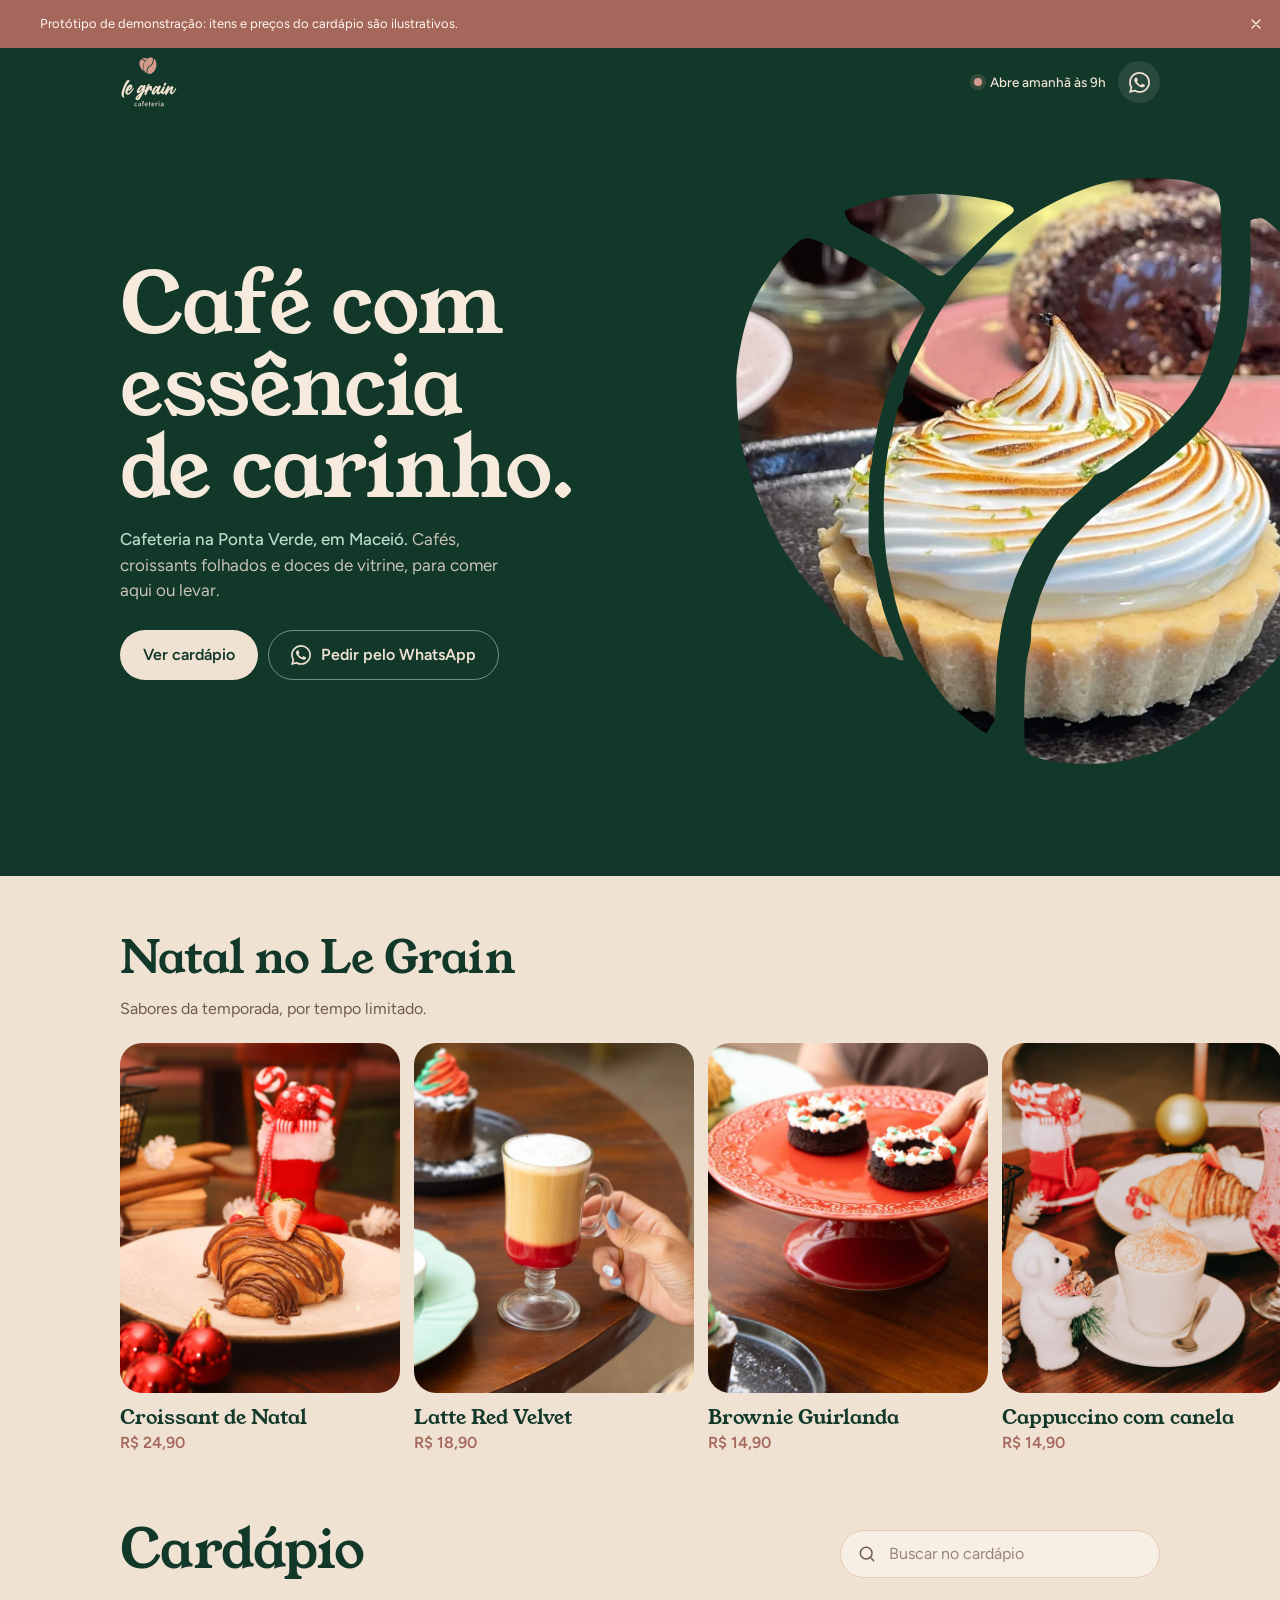
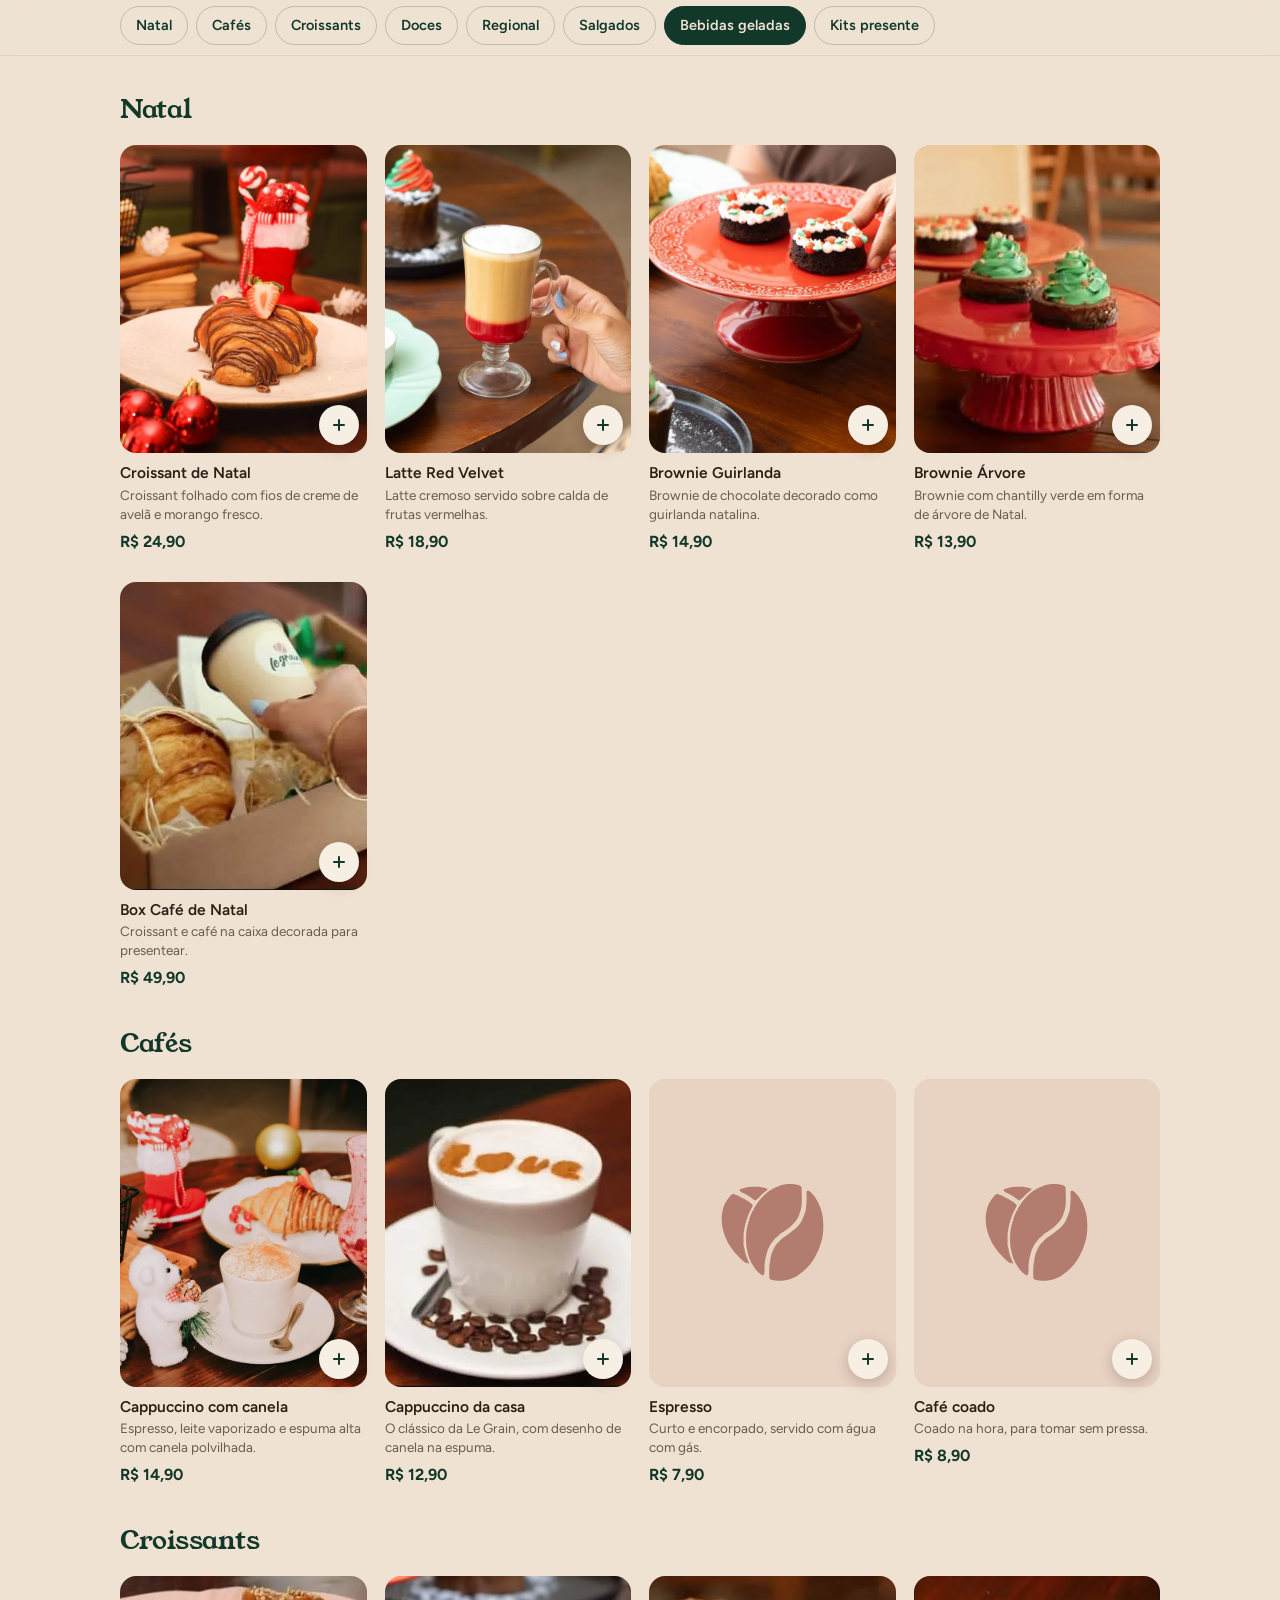
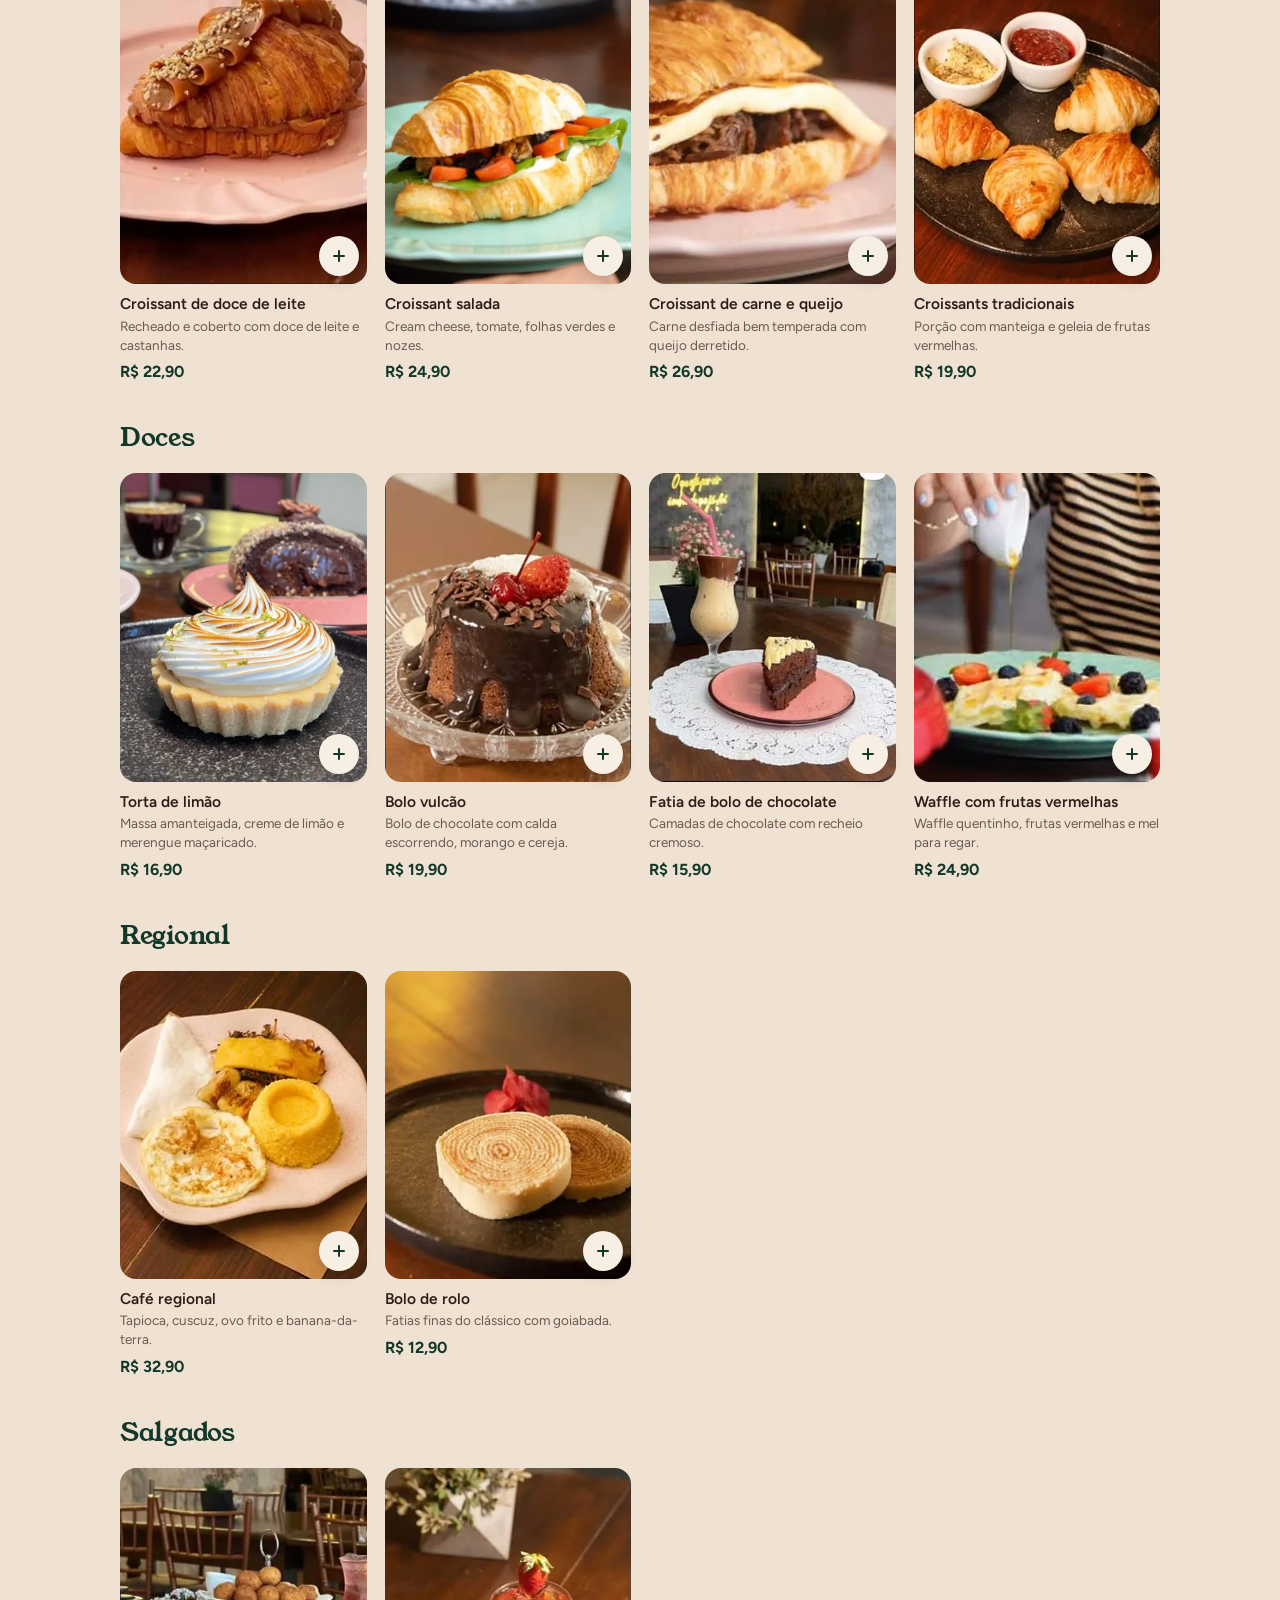
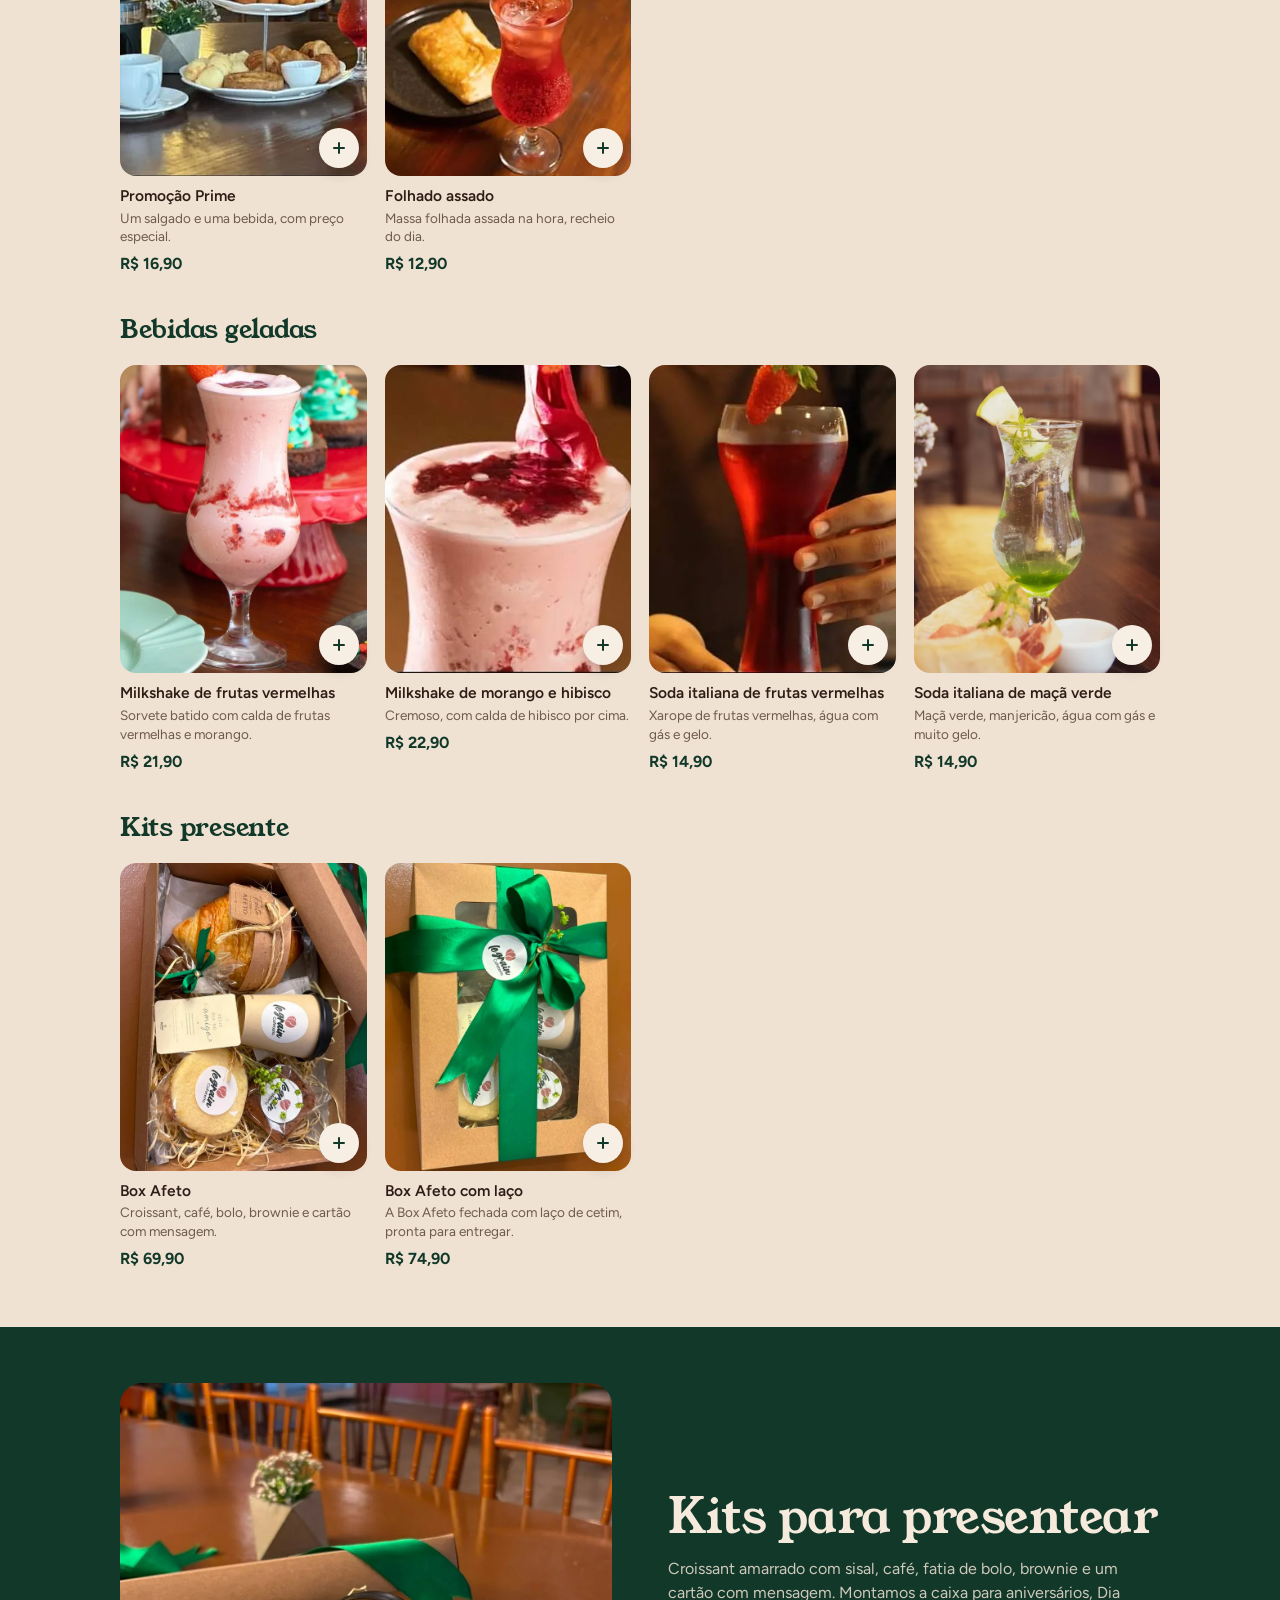
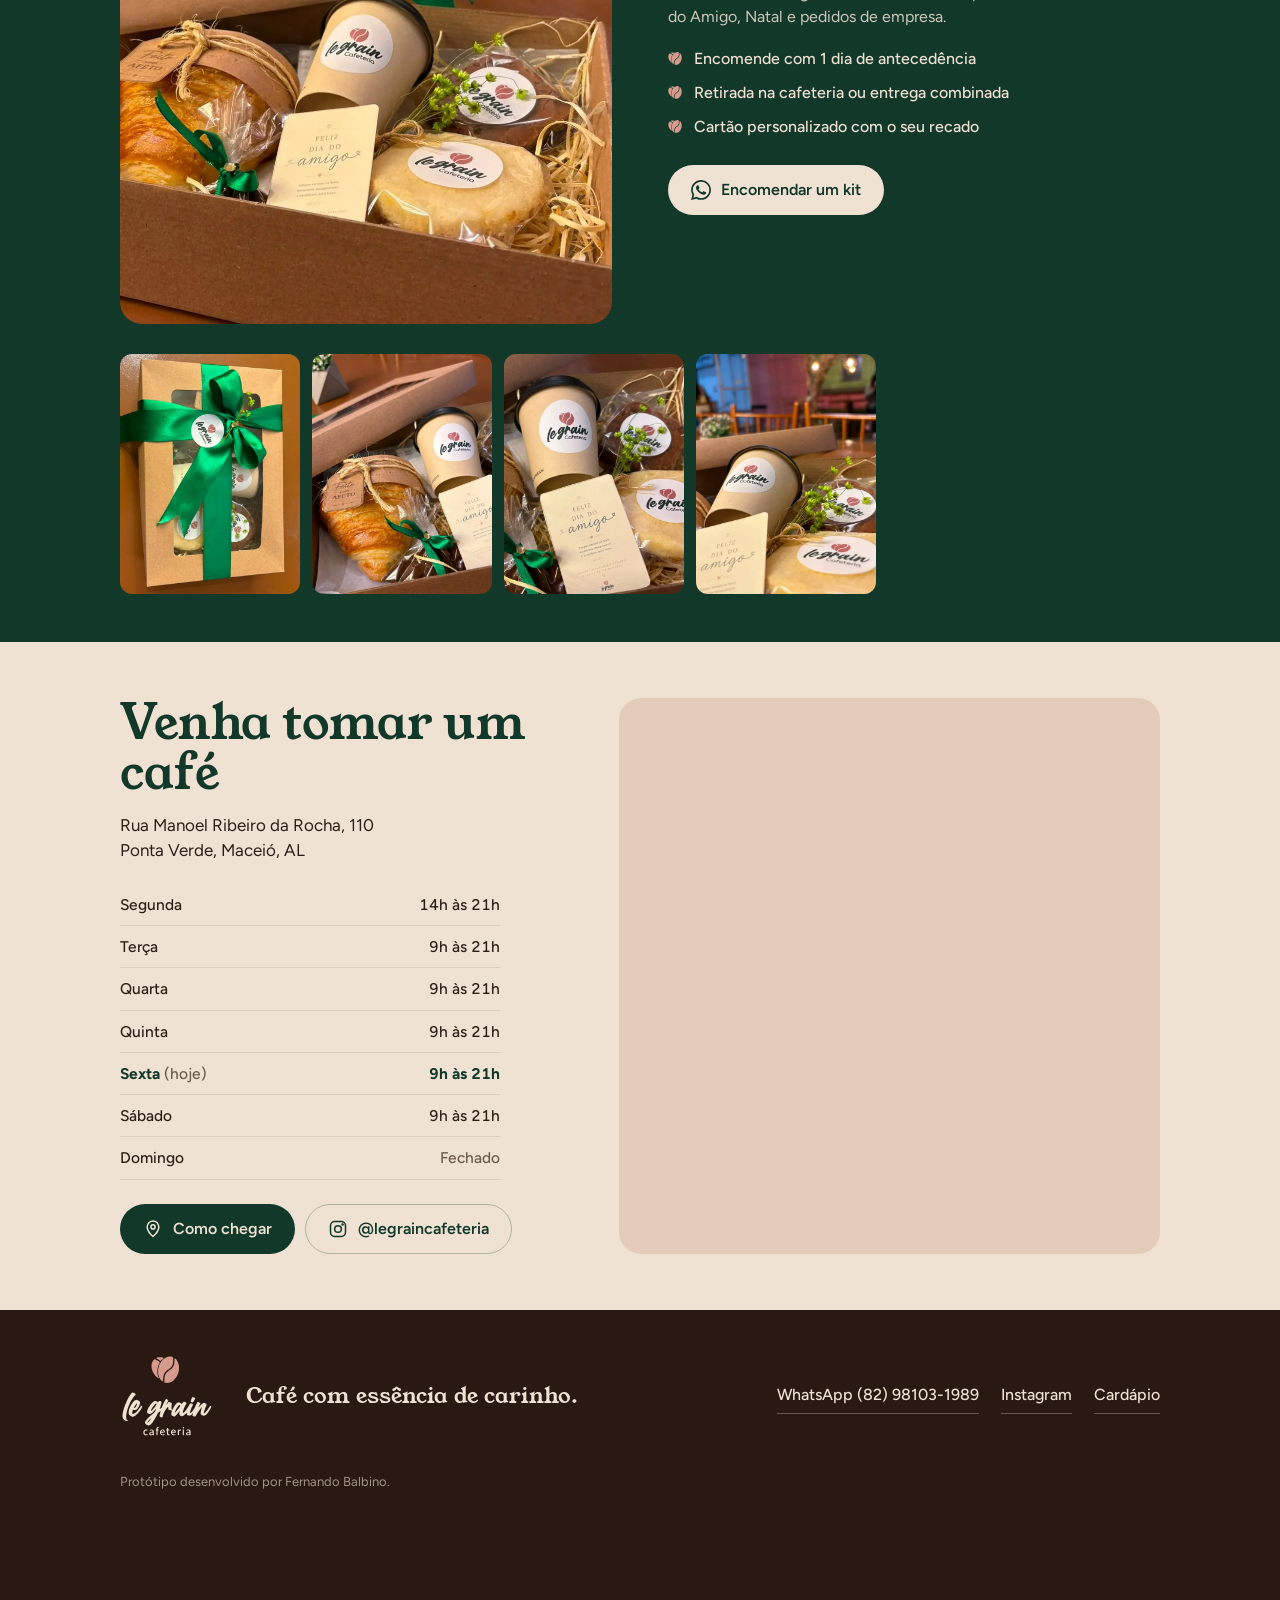
<file: legrain/index.html>
<!doctype html>
<html lang="pt-BR">
<head>
  <meta charset="utf-8">
  <meta name="viewport" content="width=device-width, initial-scale=1, viewport-fit=cover">
  <title>Le Grain Cafeteria | Ponta Verde, Maceió</title>
  <meta name="description" content="Café com essência de carinho. Cafés, croissants, doces e kits presente na Ponta Verde, em Maceió. Veja o cardápio e peça pelo WhatsApp.">
  <meta name="robots" content="noindex">
  <meta name="theme-color" content="#12382A">
  <link rel="icon" href="img/favicon.svg" type="image/svg+xml">
  <link rel="apple-touch-icon" href="img/apple-touch-icon.png">

  <meta property="og:type" content="website">
  <meta property="og:title" content="Le Grain Cafeteria">
  <meta property="og:description" content="Café com essência de carinho. Veja o cardápio e peça pelo WhatsApp.">
  <meta property="og:image" content="https://fernandobalbino.github.io/Landing-page/legrain/img/og.jpg">
  <meta property="og:url" content="https://fernandobalbino.github.io/Landing-page/legrain/">
  <meta name="twitter:card" content="summary_large_image">

  <link rel="preload" href="fonts/young-serif.woff2" as="font" type="font/woff2" crossorigin>
  <link rel="preload" href="fonts/figtree.woff2" as="font" type="font/woff2" crossorigin>
  <link rel="stylesheet" href="css/style.css">
</head>
<body>
  <a class="skip" href="#cardapio">Pular para o cardápio</a>

  <div class="proto" id="proto">
    <p>Protótipo de demonstração: itens e preços do cardápio são ilustrativos.</p>
    <button type="button" class="proto-close" aria-label="Fechar aviso" data-close-proto>
      <svg viewBox="0 0 24 24" aria-hidden="true"><path d="M6 6l12 12M18 6L6 18"/></svg>
    </button>
  </div>

  <header class="top">
    <a href="#inicio" class="top-logo" aria-label="Le Grain Cafeteria, voltar ao início">
      <img src="img/logo-light.svg" alt="Le Grain Cafeteria" width="56" height="50">
    </a>
    <p class="status" data-status><span class="status-dot"></span><span data-status-text>Horário de hoje</span></p>
    <a class="top-wa" data-wa="Olá, Le Grain! Vim pelo site." href="https://wa.me/5582981031989" target="_blank" rel="noopener" aria-label="Conversar no WhatsApp">
      <svg viewBox="0 0 24 24" aria-hidden="true" class="i-fill"><use href="#i-wa"/></svg>
    </a>
  </header>

  <main id="inicio">
    <!-- HERO -->
    <section class="hero">
      <div class="hero-bean" aria-hidden="true">
        <img src="img/hero-torta.webp" alt="" width="1159" height="1405" fetchpriority="high">
      </div>
      <div class="hero-text">
        <h1>Café com essência de carinho.</h1>
        <p class="hero-lede"><span class="hero-place">Cafeteria na Ponta Verde, em Maceió.</span> Cafés, croissants folhados e doces de vitrine, para comer aqui ou levar.</p>
        <div class="hero-actions">
          <a href="#cardapio" class="btn btn-sand">Ver cardápio</a>
          <a href="https://wa.me/5582981031989" data-wa="Olá, Le Grain! Vim pelo site e gostaria de fazer um pedido." target="_blank" rel="noopener" class="btn btn-line">
            <svg viewBox="0 0 24 24" aria-hidden="true" class="i-fill"><use href="#i-wa"/></svg>
            Pedir pelo WhatsApp
          </a>
        </div>
      </div>
    </section>

    <!-- NATAL -->
    <section class="natal" aria-labelledby="natal-title">
      <div class="wrap natal-head">
        <h2 id="natal-title">Natal no Le Grain</h2>
        <p>Sabores da temporada, por tempo limitado.</p>
      </div>
      <div class="rail" data-destaques></div>
    </section>

    <!-- CARDÁPIO -->
    <section class="menu" id="cardapio" aria-labelledby="menu-title">
      <div class="wrap menu-head">
        <h2 id="menu-title">Cardápio</h2>
        <label class="search">
          <svg viewBox="0 0 24 24" aria-hidden="true"><circle cx="11" cy="11" r="7"/><path d="M20 20l-3.5-3.5"/></svg>
          <span class="sr">Buscar no cardápio</span>
          <input type="search" placeholder="Buscar no cardápio" data-search autocomplete="off">
        </label>
      </div>
      <nav class="chips" aria-label="Categorias do cardápio">
        <div class="chips-track" data-chips></div>
      </nav>
      <div class="wrap" data-menu></div>
      <p class="wrap empty" data-empty hidden>Nenhum item encontrado. Tente outra palavra ou <a href="#" data-wa-link="Olá, Le Grain! Vocês têm ">pergunte no WhatsApp</a>.</p>
    </section>

    <!-- KITS -->
    <section class="kits" id="kits" aria-labelledby="kits-title">
      <div class="wrap kits-grid">
        <figure class="kits-photo">
          <img src="img/kit-mesa.webp" alt="Box presente Le Grain aberta sobre a mesa da cafeteria, com croissant, café, bolo e brownie" loading="lazy" width="960" height="1280">
        </figure>
        <div class="kits-text">
          <h2 id="kits-title">Kits para presentear</h2>
          <p>Croissant amarrado com sisal, café, fatia de bolo, brownie e um cartão com mensagem. Montamos a caixa para aniversários, Dia do Amigo, Natal e pedidos de empresa.</p>
          <ul class="kits-list">
            <li>Encomende com 1 dia de antecedência</li>
            <li>Retirada na cafeteria ou entrega combinada</li>
            <li>Cartão personalizado com o seu recado</li>
          </ul>
          <a href="https://wa.me/5582981031989" data-wa="Olá, Le Grain! Quero encomendar um kit presente." target="_blank" rel="noopener" class="btn btn-sand">
            <svg viewBox="0 0 24 24" aria-hidden="true" class="i-fill"><use href="#i-wa"/></svg>
            Encomendar um kit
          </a>
        </div>
      </div>
      <div class="kits-strip" role="list">
        <img role="listitem" src="img/kit-fechado-sm.webp" alt="Caixa kraft fechada com laço verde e adesivo Le Grain" loading="lazy" width="603" height="800">
        <img role="listitem" src="img/kit-croissant-sm.webp" alt="Croissant com etiqueta Feito com afeto" loading="lazy" width="600" height="800">
        <img role="listitem" src="img/kit-cartao-sm.webp" alt="Copo de café Le Grain e cartão Feliz Dia do Amigo" loading="lazy" width="603" height="800">
        <img role="listitem" src="img/kit-copo-sm.webp" alt="Copo kraft com adesivo da Le Grain e flores secas" loading="lazy" width="600" height="800">
      </div>
    </section>

    <!-- VISITE -->
    <section class="visit" id="visite" aria-labelledby="visit-title">
      <div class="wrap visit-grid">
        <div>
          <h2 id="visit-title">Venha tomar um café</h2>
          <address class="visit-address">
            Rua Manoel Ribeiro da Rocha, 110<br>
            Ponta Verde, Maceió, AL
          </address>
          <table class="hours" aria-label="Horário de funcionamento">
            <tbody data-hours></tbody>
          </table>
          <div class="visit-actions">
            <a class="btn btn-green" href="https://www.google.com/maps/search/?api=1&amp;query=Le%20Grain%20Cafeteria%2C%20Rua%20Manoel%20Ribeiro%20da%20Rocha%2C%20110%2C%20Ponta%20Verde%2C%20Macei%C3%B3" target="_blank" rel="noopener">
              <svg viewBox="0 0 24 24" aria-hidden="true"><path d="M12 21s-7-6.2-7-11.5A7 7 0 0 1 19 9.5C19 14.8 12 21 12 21z"/><circle cx="12" cy="9.5" r="2.5"/></svg>
              Como chegar
            </a>
            <a class="btn btn-ghost" href="https://www.instagram.com/legraincafeteria/" target="_blank" rel="noopener">
              <svg viewBox="0 0 24 24" aria-hidden="true"><use href="#i-ig"/></svg>
              @legraincafeteria
            </a>
          </div>
        </div>
        <div class="map">
          <iframe title="Mapa da Le Grain Cafeteria" loading="lazy" referrerpolicy="no-referrer-when-downgrade"
            src="https://maps.google.com/maps?q=Rua%20Manoel%20Ribeiro%20da%20Rocha%2C%20110%2C%20Ponta%20Verde%2C%20Macei%C3%B3%20-%20AL&amp;z=16&amp;output=embed"></iframe>
        </div>
      </div>
    </section>
  </main>

  <footer class="foot">
    <div class="wrap foot-grid">
      <img src="img/logo-light.svg" alt="Le Grain Cafeteria" width="110" height="98" class="foot-logo">
      <p class="foot-tag">Café com essência de carinho.</p>
      <nav class="foot-links" aria-label="Contato">
        <a href="https://wa.me/5582981031989" data-wa="Olá, Le Grain! Vim pelo site." target="_blank" rel="noopener">WhatsApp (82) 98103-1989</a>
        <a href="https://www.instagram.com/legraincafeteria/" target="_blank" rel="noopener">Instagram</a>
        <a href="#cardapio">Cardápio</a>
      </nav>
      <p class="foot-credit">Protótipo desenvolvido por Fernando Balbino.</p>
    </div>
  </footer>

  <!-- botão flutuante / sacola -->
  <a class="fab" data-fab href="https://wa.me/5582981031989" data-wa="Olá, Le Grain! Vim pelo site." target="_blank" rel="noopener" aria-label="Conversar no WhatsApp">
    <svg viewBox="0 0 24 24" aria-hidden="true" class="i-fill"><use href="#i-wa"/></svg>
  </a>
  <button type="button" class="bagbar" data-bagbar hidden>
    <span class="bagbar-count" data-bag-count>0</span>
    <span class="bagbar-label">Ver sacola</span>
    <span class="bagbar-total" data-bag-total>R$ 0,00</span>
  </button>

  <!-- detalhe do item -->
  <dialog class="sheet" data-item-sheet aria-labelledby="item-name">
    <div class="sheet-inner">
      <button type="button" class="sheet-close" data-close aria-label="Fechar">
        <svg viewBox="0 0 24 24" aria-hidden="true"><path d="M6 6l12 12M18 6L6 18"/></svg>
      </button>
      <div class="item-photo" data-item-photo></div>
      <div class="item-body">
        <h3 id="item-name" data-item-name></h3>
        <p class="item-desc" data-item-desc></p>
        <p class="item-price" data-item-price></p>
        <div class="item-buy">
          <div class="stepper" aria-label="Quantidade">
            <button type="button" data-qty="-1" aria-label="Diminuir quantidade"><svg viewBox="0 0 24 24" aria-hidden="true"><path d="M6 12h12"/></svg></button>
            <output data-item-qty aria-live="polite">1</output>
            <button type="button" data-qty="1" aria-label="Aumentar quantidade"><svg viewBox="0 0 24 24" aria-hidden="true"><path d="M6 12h12M12 6v12"/></svg></button>
          </div>
          <button type="button" class="btn btn-green btn-grow" data-add>Adicionar à sacola</button>
        </div>
        <a class="item-direct" data-item-direct href="#" target="_blank" rel="noopener">Pedir só este pelo WhatsApp</a>
      </div>
    </div>
  </dialog>

  <!-- sacola -->
  <dialog class="sheet" data-bag-sheet aria-labelledby="bag-title">
    <div class="sheet-inner bag">
      <button type="button" class="sheet-close" data-close aria-label="Fechar">
        <svg viewBox="0 0 24 24" aria-hidden="true"><path d="M6 6l12 12M18 6L6 18"/></svg>
      </button>
      <h3 id="bag-title">Sua sacola</h3>
      <ul class="bag-list" data-bag-list></ul>
      <form class="bag-form" data-bag-form>
        <fieldset>
          <legend>Como prefere?</legend>
          <label><input type="radio" name="modo" value="Retirar no balcão" checked> Retirar no balcão</label>
          <label><input type="radio" name="modo" value="Comer na cafeteria"> Comer na cafeteria</label>
          <label><input type="radio" name="modo" value="Encomenda para outro dia"> Encomenda</label>
        </fieldset>
        <label class="field">Seu nome
          <input type="text" name="nome" autocomplete="given-name" placeholder="Para a equipe te chamar">
        </label>
        <label class="field">Observações
          <textarea name="obs" rows="2" placeholder="Ex.: sem açúcar, horário de retirada"></textarea>
        </label>
        <p class="bag-total">Total estimado <strong data-bag-sum>R$ 0,00</strong></p>
        <button type="submit" class="btn btn-wa btn-block">
          <svg viewBox="0 0 24 24" aria-hidden="true" class="i-fill"><use href="#i-wa"/></svg>
          Enviar pedido pelo WhatsApp
        </button>
        <p class="bag-note">O pedido chega pronto no WhatsApp da Le Grain. Pagamento e confirmação são combinados por lá.</p>
        <button type="button" class="bag-clear" data-bag-clear>Esvaziar sacola</button>
      </form>
    </div>
  </dialog>

  <div class="toast" data-toast role="status" aria-live="polite"></div>

  <svg width="0" height="0" style="position:absolute" aria-hidden="true">
    <symbol id="i-wa" viewBox="0 0 24 24"><path d="M17.47 14.38c-.3-.15-1.76-.87-2.03-.97-.27-.1-.47-.15-.67.15-.2.3-.77.97-.94 1.16-.17.2-.35.22-.64.07-.3-.15-1.26-.46-2.39-1.47-.88-.79-1.48-1.76-1.65-2.06-.17-.3-.02-.46.13-.6.13-.14.3-.35.45-.52.15-.18.2-.3.3-.5.1-.2.05-.37-.03-.52-.07-.15-.67-1.61-.92-2.2-.24-.58-.49-.5-.67-.51h-.57c-.2 0-.52.07-.79.37-.27.3-1.04 1.02-1.04 2.48 0 1.46 1.07 2.88 1.21 3.07.15.2 2.1 3.2 5.08 4.49.71.31 1.26.49 1.7.63.71.22 1.36.19 1.87.12.57-.09 1.76-.72 2-1.41.25-.7.25-1.29.18-1.41-.08-.13-.28-.2-.57-.35zM12.05 21.79h-.01a9.87 9.87 0 0 1-5.03-1.38l-.36-.21-3.74.98 1-3.65-.24-.37a9.86 9.86 0 0 1-1.51-5.26C2.16 6.45 6.6 2.01 12.05 2.01c2.64 0 5.12 1.03 6.99 2.9a9.83 9.83 0 0 1 2.89 6.99c0 5.45-4.44 9.89-9.88 9.89zm8.41-18.3A11.82 11.82 0 0 0 12.05 0C5.5 0 .16 5.34.16 11.89c0 2.1.55 4.14 1.59 5.95L.06 24l6.3-1.65a11.88 11.88 0 0 0 5.68 1.45h.01c6.55 0 11.89-5.34 11.89-11.9 0-3.17-1.24-6.16-3.48-8.41z"/></symbol>
    <symbol id="i-ig" viewBox="0 0 24 24"><rect x="3" y="3" width="18" height="18" rx="5"/><circle cx="12" cy="12" r="4"/><circle cx="17.5" cy="6.5" r=".6" fill="currentColor"/></symbol>
  </svg>

  <script src="js/cardapio.js"></script>
  <script src="js/app.js"></script>
</body>
</html>
</file>
<file: legrain/css/style.css>
/* Le Grain Cafeteria — protótipo
   Paleta tirada da identidade da marca:
   verde-folha do logo, rosa do grão, areia do fundo do cardápio,
   menta dos pratos e madeira das mesas. */

@font-face {
  font-family: "Young Serif";
  src: url("../fonts/young-serif.woff2") format("woff2");
  font-weight: 400;
  font-display: swap;
}
@font-face {
  font-family: "Figtree";
  src: url("../fonts/figtree.woff2") format("woff2");
  font-weight: 300 900;
  font-display: swap;
}

:root {
  --green: #12382a;
  --green-2: #1b4a38;
  --rose: #a5675b;
  --rose-soft: #d49a8b;
  --sand: #efe2d3;
  --sand-2: #f7eee4;
  --sand-3: #e4cdb8;
  --mint: #b7dccb;
  --wood: #2a1912;
  --ink: #2e1d16;
  --muted: #6e5a50;

  --serif: "Young Serif", Georgia, serif;
  --sans: "Figtree", system-ui, -apple-system, "Segoe UI", sans-serif;

  --top-h: 60px;
  --r-lg: 22px;
  --r-md: 16px;
  --r-sm: 12px;
  --pad: clamp(18px, 5vw, 40px);
  --safe-b: env(safe-area-inset-bottom, 0px);
}

*, *::before, *::after { box-sizing: border-box; }
html { scroll-behavior: smooth; scroll-padding-top: calc(var(--top-h) + 64px); -webkit-text-size-adjust: 100%; }
body {
  margin: 0;
  font-family: var(--sans);
  font-size: 16px;
  line-height: 1.5;
  color: var(--ink);
  background: var(--sand);
  -webkit-font-smoothing: antialiased;
}
img { display: block; max-width: 100%; }
a { color: inherit; }
button { font: inherit; color: inherit; cursor: pointer; }
h1, h2, h3 { font-family: var(--serif); font-weight: 400; margin: 0; letter-spacing: -0.01em; }
svg { width: 20px; height: 20px; fill: none; stroke: currentColor; stroke-width: 1.8; stroke-linecap: round; stroke-linejoin: round; flex: none; }
svg.i-fill { fill: currentColor; stroke: none; }
:focus-visible { outline: 3px solid var(--rose); outline-offset: 3px; border-radius: 6px; }

.wrap { width: 100%; max-width: 1120px; margin-inline: auto; padding-inline: var(--pad); }
.sr { position: absolute; width: 1px; height: 1px; overflow: hidden; clip: rect(0 0 0 0); white-space: nowrap; }
.skip { position: absolute; left: 12px; top: -60px; z-index: 100; background: var(--sand); color: var(--green); padding: 10px 14px; border-radius: 10px; font-weight: 600; }
.skip:focus { top: 12px; }

/* ---------- botões ---------- */
.btn {
  display: inline-flex; align-items: center; justify-content: center; gap: 10px;
  min-height: 50px; padding: 0 22px;
  border-radius: 999px; border: 1.5px solid transparent;
  font-weight: 600; font-size: 16px; text-decoration: none;
  transition: transform .15s ease, background-color .2s ease;
}
.btn:active { transform: scale(.97); }
.btn-sand { background: var(--sand); color: var(--green); }
.btn-sand:hover { background: #fff6ec; }
.btn-line { border-color: rgba(183, 220, 203, .55); color: var(--sand); }
.btn-line:hover { background: rgba(183, 220, 203, .12); }
.btn-green { background: var(--green); color: var(--sand); }
.btn-green:hover { background: var(--green-2); }
.btn-ghost { border-color: rgba(18, 56, 42, .28); color: var(--green); }
.btn-ghost:hover { background: rgba(18, 56, 42, .06); }
.btn-wa { background: var(--green); color: var(--sand); }
.btn-block { width: 100%; }
.btn-grow { flex: 1; }

/* ---------- aviso de protótipo ---------- */
.proto {
  display: flex; align-items: center; gap: 10px;
  background: var(--rose); color: #fff7ef;
  font-size: 13px; line-height: 1.35;
  padding: 8px 8px 8px var(--pad);
}
.proto p { margin: 0; flex: 1; }
.proto-close { background: none; border: 0; padding: 8px; display: grid; place-items: center; color: inherit; }
.proto-close svg { width: 16px; height: 16px; }
.proto[hidden] { display: none; }

/* ---------- topo ---------- */
.top {
  position: sticky; top: 0; z-index: 40;
  height: var(--top-h);
  display: flex; align-items: center; gap: 12px;
  padding-inline: var(--pad);
  background: var(--green); color: var(--sand);
}
.top-logo { display: block; }
.top-logo img { height: 46px; width: auto; }
.status {
  margin: 0 0 0 auto;
  display: inline-flex; align-items: center; gap: 8px;
  font-size: 13.5px; font-weight: 500; color: var(--sand);
  white-space: nowrap;
}
.status-dot { width: 8px; height: 8px; border-radius: 50%; background: var(--rose-soft); box-shadow: 0 0 0 4px rgba(212, 154, 139, .18); }
.status.is-open .status-dot { background: var(--mint); box-shadow: 0 0 0 4px rgba(183, 220, 203, .18); }
.top-wa {
  width: 42px; height: 42px; border-radius: 50%;
  display: grid; place-items: center;
  background: rgba(239, 226, 211, .1); color: var(--sand);
}
.top-wa svg { width: 21px; height: 21px; }

/* ---------- hero ---------- */
.hero {
  background: var(--green); color: var(--sand);
  overflow: hidden;
  padding: 4px 0 52px;
  display: grid;
}
.hero-bean {
  width: min(116vw, 620px);
  aspect-ratio: 157.6 / 150.8;
  justify-self: end;
  margin-right: -18vw;
  -webkit-mask: url("../img/bean.svg") center / contain no-repeat;
  mask: url("../img/bean.svg") center / contain no-repeat;
  animation: bean-in 1.1s cubic-bezier(.2, .7, .2, 1) both;
}
.hero-bean img { width: 100%; height: 100%; object-fit: cover; object-position: 50% 62%; }
.hero-text {
  padding-inline: var(--pad);
  margin-top: -9vw;
  position: relative;
  animation: text-in .9s .25s cubic-bezier(.2, .7, .2, 1) both;
}
.hero-place { color: var(--mint); font-weight: 500; }
.hero h1 {
  font-size: clamp(2.6rem, 11.5vw, 5.2rem);
  line-height: .98;
  color: #f6eadc;
  max-width: 11ch;
  text-wrap: balance;
}
.hero-lede { margin: 18px 0 26px; max-width: 36ch; font-size: 17px; color: rgba(239, 226, 211, .82); }
.hero-actions { display: flex; flex-wrap: wrap; gap: 10px; }
.hero-actions .btn { flex: 1 1 auto; }

@keyframes bean-in { from { opacity: 0; transform: scale(.9) rotate(-6deg); } to { opacity: 1; transform: none; } }
@keyframes text-in { from { opacity: 0; transform: translateY(14px); } to { opacity: 1; transform: none; } }

/* ---------- Natal ---------- */
.natal { padding: 48px 0 12px; }
.natal-head h2 { font-size: clamp(1.9rem, 7vw, 2.8rem); color: var(--green); }
.natal-head p { margin: 6px 0 0; color: var(--muted); }
.rail {
  display: flex; gap: 14px;
  overflow-x: auto; scroll-snap-type: x mandatory;
  padding: 22px var(--pad) 20px;
  scroll-padding-inline: var(--pad);
  scrollbar-width: none;
}
.rail::-webkit-scrollbar { display: none; }
.feat {
  flex: 0 0 min(74vw, 300px);
  scroll-snap-align: start;
  background: none; border: 0; padding: 0; text-align: left;
}
.feat-photo { display: block; aspect-ratio: 4 / 5; border-radius: var(--r-lg); overflow: hidden; background: var(--sand-3); }
.feat-photo img { width: 100%; height: 100%; object-fit: cover; transition: transform .5s ease; }
.feat:hover .feat-photo img { transform: scale(1.03); }
.feat-name { display: block; margin-top: 12px; font-family: var(--serif); font-size: 20px; line-height: 1.2; color: var(--green); }
.feat-price { display: block; margin-top: 2px; font-weight: 600; color: var(--rose); }

/* ---------- cardápio ---------- */
.menu { padding: 36px 0 56px; }
.menu-head { display: flex; flex-direction: column; gap: 14px; }
.menu-head h2 { font-size: clamp(2.2rem, 9vw, 3.4rem); color: var(--green); line-height: 1; }
.search {
  display: flex; align-items: center; gap: 10px;
  background: var(--sand-2); border: 1.5px solid var(--sand-3);
  border-radius: 999px; padding: 0 16px; min-height: 48px;
  color: var(--muted);
}
.search:focus-within { border-color: var(--green); }
.search input { flex: 1; border: 0; background: none; font: inherit; font-size: 16px; color: var(--ink); outline: none; min-width: 0; }
.search input::placeholder { color: #9a857a; }

.chips {
  position: sticky; top: var(--top-h); z-index: 30;
  background: rgba(239, 226, 211, .94);
  -webkit-backdrop-filter: blur(10px); backdrop-filter: blur(10px);
  border-bottom: 1px solid rgba(46, 29, 22, .08);
  margin-top: 18px;
}
.chips-track {
  display: flex; gap: 8px; overflow-x: auto;
  padding: 10px var(--pad);
  max-width: 1120px; margin-inline: auto;
  scrollbar-width: none;
}
.chips-track::-webkit-scrollbar { display: none; }
.chip {
  flex: none;
  border: 1.5px solid rgba(18, 56, 42, .22); background: transparent;
  color: var(--green); font-weight: 600; font-size: 14.5px;
  padding: 8px 15px; border-radius: 999px;
  transition: background-color .2s ease, color .2s ease;
}
.chip[aria-current="true"] { background: var(--green); border-color: var(--green); color: var(--sand); }

.cat { padding-top: 34px; }
.cat[hidden] { display: none; }
.cat-title { display: flex; align-items: baseline; gap: 10px; font-size: 26px; color: var(--green); margin-bottom: 16px; }
.cat-title small { font-family: var(--sans); font-size: 14px; color: var(--muted); }
.grid { display: grid; grid-template-columns: repeat(2, minmax(0, 1fr)); gap: 22px 14px; }

.card { position: relative; }
.card[hidden] { display: none; }
.card-open { display: block; width: 100%; background: none; border: 0; padding: 0; text-align: left; }
.card-photo { display: block; aspect-ratio: 4 / 5; border-radius: var(--r-md); overflow: hidden; background: var(--sand-3); }
.card-photo img { width: 100%; height: 100%; object-fit: cover; }
.ph { width: 100%; height: 100%; display: grid; place-items: center; background: #e8d2c2; }
.ph::before {
  content: ""; width: 42%; aspect-ratio: 157.6 / 150.8; background: var(--rose); opacity: .8;
  -webkit-mask: url("../img/bean.svg") center / contain no-repeat; mask: url("../img/bean.svg") center / contain no-repeat;
}
.card-name { display: block; margin-top: 10px; font-weight: 600; font-size: 15.5px; line-height: 1.25; color: var(--ink); }
.card-desc {
  display: -webkit-box; -webkit-line-clamp: 2; -webkit-box-orient: vertical; overflow: hidden;
  margin-top: 3px; font-size: 13.5px; line-height: 1.4; color: var(--muted);
}
.card-price { display: block; margin-top: 6px; font-weight: 700; color: var(--green); }
.card-photo-wrap { position: relative; }
.add {
  position: absolute; right: 8px; bottom: 8px;
  width: 40px; height: 40px; border-radius: 50%;
  border: 0; background: var(--sand-2); color: var(--green);
  display: grid; place-items: center;
  box-shadow: 0 4px 14px rgba(42, 25, 18, .22);
  transition: transform .15s ease, background-color .2s ease;
}
.add:hover { background: #fff; }
.add:active { transform: scale(.9); }
.add svg { width: 20px; height: 20px; stroke-width: 2.4; }
.add.is-done { background: var(--green); color: var(--sand); }

.empty { margin-top: 28px; color: var(--muted); }

/* ---------- kits ---------- */
.kits { background: var(--green); color: var(--sand); padding: 56px 0 44px; overflow: hidden; }
.kits-grid { display: grid; gap: 28px; }
.kits-photo { margin: 0; border-radius: var(--r-lg); overflow: hidden; aspect-ratio: 4 / 4.4; }
.kits-photo img { width: 100%; height: 100%; object-fit: cover; object-position: 50% 70%; }
.kits h2 { font-size: clamp(2rem, 8vw, 3rem); line-height: 1.05; color: #f6eadc; }
.kits-text p { margin: 14px 0 18px; color: rgba(239, 226, 211, .85); max-width: 46ch; }
.kits-list { list-style: none; padding: 0; margin: 0 0 26px; display: grid; gap: 10px; }
.kits-list li { display: flex; gap: 12px; align-items: center; font-weight: 500; }
.kits-list li::before {
  content: ""; width: 14px; aspect-ratio: 157.6 / 150.8; flex: none; background: var(--rose-soft);
  -webkit-mask: url("../img/bean.svg") center / contain no-repeat; mask: url("../img/bean.svg") center / contain no-repeat;
}
.kits-strip {
  display: flex; gap: 12px; overflow-x: auto;
  padding: 30px var(--pad) 4px; max-width: 1120px; margin-inline: auto;
  scrollbar-width: none;
}
.kits-strip::-webkit-scrollbar { display: none; }
.kits-strip img { flex: 0 0 auto; height: 190px; width: auto; aspect-ratio: 3 / 4; object-fit: cover; border-radius: var(--r-sm); }

/* ---------- visite ---------- */
.visit { padding: 56px 0; }
.visit-grid { display: grid; gap: 28px; }
.visit h2 { font-size: clamp(2rem, 8vw, 3rem); color: var(--green); line-height: 1.05; }
.visit-address { font-style: normal; margin: 14px 0 20px; font-size: 17px; }
.hours { border-collapse: collapse; width: 100%; max-width: 380px; margin-bottom: 24px; font-size: 15.5px; }
.hours th, .hours td { padding: 9px 0; border-bottom: 1px solid rgba(46, 29, 22, .1); text-align: left; font-weight: 500; }
.hours td { text-align: right; font-variant-numeric: tabular-nums; }
.hours tr.is-today th, .hours tr.is-today td { color: var(--green); font-weight: 700; }
.hours tr.is-today th::after { content: " (hoje)"; font-weight: 500; color: var(--muted); }
.hours .closed { color: var(--muted); }
.visit-actions { display: flex; flex-wrap: wrap; gap: 10px; }
.map { border-radius: var(--r-lg); overflow: hidden; background: var(--sand-3); min-height: 300px; }
.map iframe { width: 100%; height: 100%; min-height: 300px; border: 0; display: block; }

/* ---------- rodapé ---------- */
.foot { background: var(--wood); color: var(--sand); padding: 44px 0 calc(110px + var(--safe-b)); }
.foot-grid { display: grid; gap: 14px; justify-items: start; }
.foot-logo { height: 84px; width: auto; }
.foot-tag { margin: 0; font-family: var(--serif); font-size: 22px; }
.foot-links { display: flex; flex-wrap: wrap; gap: 8px 22px; }
.foot-links a { text-decoration: none; font-weight: 500; padding: 6px 0; border-bottom: 1px solid rgba(239, 226, 211, .3); }
.foot-credit { margin: 14px 0 0; font-size: 13px; color: rgba(239, 226, 211, .6); }

/* ---------- WhatsApp flutuante + sacola ---------- */
.fab {
  position: fixed; right: 16px; bottom: calc(16px + var(--safe-b)); z-index: 50;
  width: 58px; height: 58px; border-radius: 50%;
  display: grid; place-items: center;
  background: var(--green); color: var(--sand);
  box-shadow: 0 10px 26px rgba(18, 56, 42, .35);
}
.fab svg { width: 27px; height: 27px; }
.fab[hidden] { display: none; }
.fab { transition: opacity .25s ease, transform .25s ease; }
.fab.is-away { opacity: 0; transform: scale(.6); pointer-events: none; }

.bagbar {
  position: fixed; left: 12px; right: 12px; bottom: calc(12px + var(--safe-b)); z-index: 50;
  max-width: 520px; margin-inline: auto;
  display: flex; align-items: center; gap: 12px;
  min-height: 58px; padding: 0 20px 0 10px;
  border: 0; border-radius: 18px;
  background: var(--green); color: var(--sand);
  box-shadow: 0 12px 30px rgba(18, 56, 42, .38);
  font-weight: 600; font-size: 16px;
  animation: bag-in .35s cubic-bezier(.2, .8, .2, 1);
}
.bagbar[hidden] { display: none; }
.bagbar-count { min-width: 36px; height: 36px; padding: 0 8px; border-radius: 12px; background: var(--mint); color: var(--green); display: grid; place-items: center; font-weight: 700; }
.bagbar-label { flex: 1; text-align: left; }
.bagbar-total { font-variant-numeric: tabular-nums; }
@keyframes bag-in { from { transform: translateY(120%); } to { transform: none; } }

.toast {
  position: fixed; left: 50%; bottom: calc(84px + var(--safe-b)); z-index: 60;
  transform: translate(-50%, 20px); opacity: 0; pointer-events: none;
  background: var(--wood); color: var(--sand);
  padding: 10px 16px; border-radius: 999px; font-size: 14px; font-weight: 500;
  max-width: calc(100vw - 32px); white-space: nowrap; overflow: hidden; text-overflow: ellipsis;
  transition: opacity .25s ease, transform .25s ease;
}
.toast.is-on { opacity: 1; transform: translate(-50%, 0); }

/* ---------- sheets (dialog) ---------- */
.sheet {
  padding: 0; border: 0;
  width: 100%; max-width: 100%;
  max-height: 92svh;
  margin: auto 0 0;
  border-radius: 24px 24px 0 0;
  background: var(--sand-2); color: var(--ink);
  overflow: hidden;
}
.sheet[open] { animation: sheet-up .32s cubic-bezier(.2, .8, .2, 1); }
.sheet::backdrop { background: rgba(26, 14, 9, .55); }
@keyframes sheet-up { from { transform: translateY(40%); opacity: .4; } to { transform: none; opacity: 1; } }
.sheet-inner { position: relative; max-height: 92svh; overflow-y: auto; overscroll-behavior: contain; padding-bottom: var(--safe-b); }
.sheet-close {
  position: absolute; top: 12px; right: 12px; z-index: 2;
  width: 40px; height: 40px; border-radius: 50%; border: 0;
  background: rgba(247, 238, 228, .92); color: var(--ink);
  display: grid; place-items: center;
  box-shadow: 0 2px 10px rgba(0, 0, 0, .12);
}
.item-photo { aspect-ratio: 1 / 1; max-height: 54svh; width: 100%; background: var(--sand-3); }
.item-photo img { width: 100%; height: 100%; object-fit: cover; }
.item-body { padding: 20px var(--pad) 24px; }
.item-body h3 { font-size: 27px; line-height: 1.12; color: var(--green); }
.item-desc { margin: 8px 0 6px; color: var(--muted); }
.item-price { margin: 0 0 18px; font-weight: 700; font-size: 19px; color: var(--ink); }
.item-buy { display: flex; gap: 10px; align-items: stretch; }
.stepper { display: flex; align-items: center; border: 1.5px solid rgba(18, 56, 42, .25); border-radius: 999px; padding: 0 4px; }
.stepper button { width: 40px; height: 44px; border: 0; background: none; display: grid; place-items: center; color: var(--green); }
.stepper output { min-width: 22px; text-align: center; font-weight: 700; font-variant-numeric: tabular-nums; }
.item-direct { display: block; text-align: center; margin-top: 16px; font-weight: 600; color: var(--green); }

.bag { padding: 22px var(--pad) calc(22px + var(--safe-b)); }
.bag h3 { font-size: 27px; color: var(--green); margin-bottom: 12px; padding-right: 50px; }
.bag-list { list-style: none; margin: 0 0 8px; padding: 0; }
.bag-row { display: grid; grid-template-columns: 56px 1fr auto; gap: 12px; align-items: center; padding: 12px 0; border-bottom: 1px solid rgba(46, 29, 22, .1); }
.bag-thumb { width: 56px; height: 56px; border-radius: 12px; overflow: hidden; background: var(--sand-3); }
.bag-thumb img { width: 100%; height: 100%; object-fit: cover; }
.bag-name { font-weight: 600; line-height: 1.25; }
.bag-sub { font-size: 14px; color: var(--muted); }
.bag-row .stepper button { width: 34px; height: 36px; }
.bag-form fieldset { border: 0; padding: 0; margin: 16px 0 6px; display: flex; flex-wrap: wrap; gap: 8px; }
.bag-form legend { font-weight: 600; margin-bottom: 8px; padding: 0; }
.bag-form fieldset label {
  display: inline-flex; align-items: center; gap: 8px;
  padding: 9px 14px; border-radius: 999px; border: 1.5px solid rgba(18, 56, 42, .22);
  font-size: 14.5px; font-weight: 500; cursor: pointer;
}
.bag-form fieldset label:has(input:checked) { background: var(--green); border-color: var(--green); color: var(--sand); }
.bag-form fieldset input { accent-color: var(--mint); margin: 0; }
.field { display: grid; gap: 6px; margin-top: 14px; font-weight: 600; font-size: 15px; }
.field input, .field textarea {
  font: inherit; font-weight: 400; font-size: 16px; color: var(--ink);
  background: #fff; border: 1.5px solid var(--sand-3); border-radius: 12px; padding: 11px 13px; resize: vertical;
}
.field input:focus, .field textarea:focus { outline: none; border-color: var(--green); }
.bag-total { display: flex; justify-content: space-between; align-items: baseline; margin: 20px 0 14px; font-size: 16px; }
.bag-total strong { font-size: 21px; color: var(--green); font-variant-numeric: tabular-nums; }
.bag-note { margin: 12px 0 0; font-size: 13.5px; color: var(--muted); text-align: center; }
.bag-clear { display: block; margin: 14px auto 0; background: none; border: 0; color: var(--rose); font-weight: 600; text-decoration: underline; text-underline-offset: 3px; padding: 6px; }

/* ---------- telas maiores ---------- */
@media (min-width: 640px) {
  .grid { grid-template-columns: repeat(3, minmax(0, 1fr)); gap: 28px 18px; }
  .menu-head { flex-direction: row; align-items: end; justify-content: space-between; }
  .search { width: 320px; }
  .kits-strip img { height: 240px; }
}
@media (min-width: 900px) {
  :root { --top-h: 68px; }
  .top-logo img { height: 52px; }
  .hero { grid-template-columns: 1.05fr 1fr; align-items: center; padding: 24px 0 72px; min-height: min(760px, calc(100svh - var(--top-h))); }
  .hero-text { grid-column: 1; grid-row: 1; margin-top: 0; padding-left: max(var(--pad), calc((100vw - 1120px) / 2 + var(--pad))); }
  .hero-bean { grid-column: 2; grid-row: 1; width: 100%; max-width: 640px; margin-right: -6vw; }
  .hero-actions .btn { flex: 0 0 auto; }
  .kits-grid { grid-template-columns: 1fr 1fr; align-items: center; gap: 56px; }
  .visit-grid { grid-template-columns: 1fr 1.2fr; gap: 48px; align-items: stretch; }
  .sheet { max-width: 520px; margin: auto; border-radius: 24px; }
  .sheet[open] { animation: sheet-pop .25s ease; }
  .item-photo { aspect-ratio: 4 / 3; }
  .foot-grid { grid-template-columns: auto 1fr auto; align-items: center; gap: 20px 32px; }
  .foot-credit { grid-column: 1 / -1; }
  .feat { flex-basis: 280px; }
  .top, .rail { padding-inline: max(var(--pad), calc((100vw - 1120px) / 2 + var(--pad))); }
  .rail { scroll-padding-inline: max(var(--pad), calc((100vw - 1120px) / 2 + var(--pad))); }
}
@media (min-width: 1000px) {
  .grid { grid-template-columns: repeat(4, minmax(0, 1fr)); }
}
@keyframes sheet-pop { from { transform: scale(.96); opacity: 0; } to { transform: none; opacity: 1; } }

@media (prefers-reduced-motion: reduce) {
  *, *::before, *::after { animation: none !important; transition: none !important; }
  html { scroll-behavior: auto; }
}
</file>
